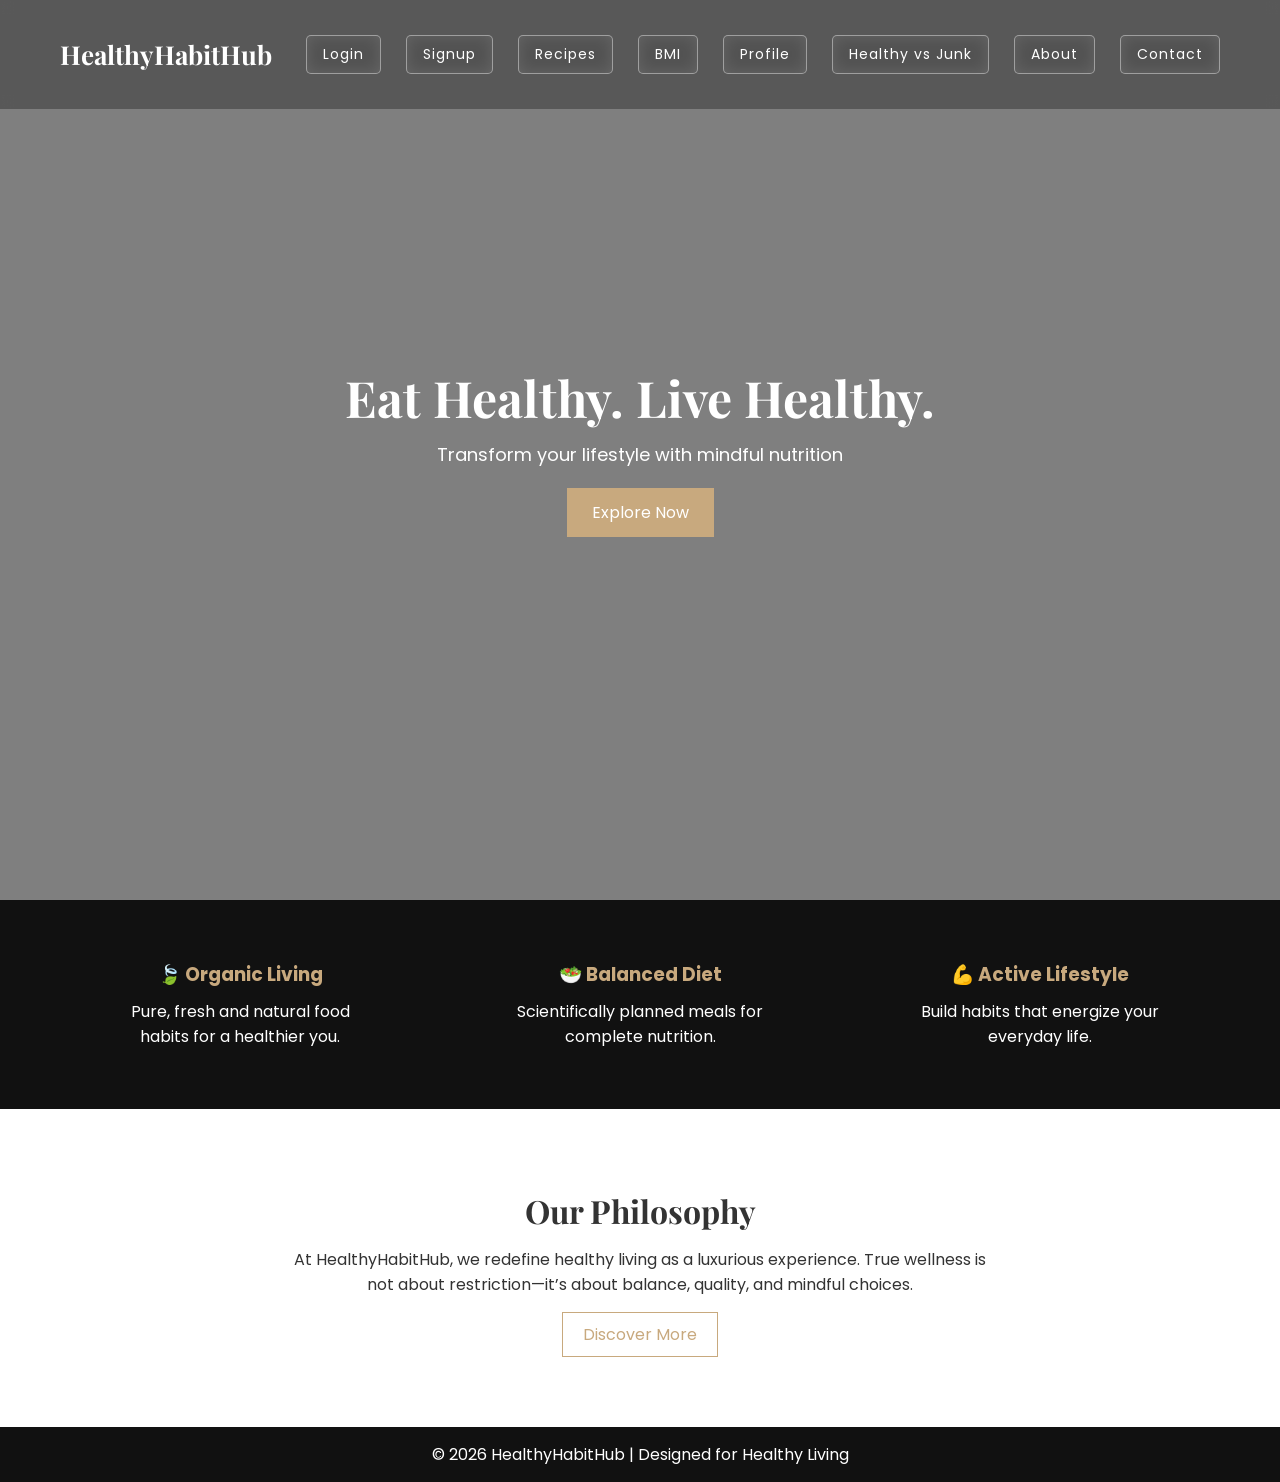
<file: html/index.html>
<!DOCTYPE html>
<html lang="en">
<head>
<meta charset="UTF-8">
<meta name="viewport" content="width=device-width, initial-scale=1.0">
<title>HealthyHabitHub</title>

<link rel="stylesheet" href="../css/style.css">

<!-- Google Font -->
<link href="https://fonts.googleapis.com/css2?family=Playfair+Display:wght@500;700&family=Poppins:wght@300;400&display=swap" rel="stylesheet">
</head>

<body>

<!-- Navbar -->
<header class="navbar">
    <div class="logo">HealthyHabitHub</div>
    <ul>
        
        <li><a href="login.html"class="btn-nav">Login</a></li>
        <li><a href="signup.html"class="btn-nav">Signup</a></li>
        <li><a href="recipe.html"class="btn-nav">Recipes</a></li>
        <li><a href="bmi.html"class="btn-nav">BMI</a></li>
        <li><a href="profile.html" class="btn-nav"> Profile</a></li>
        <li><a href="healthy-junk.html" class="btn-nav">Healthy vs Junk</a></li>
        <li><a href="about.html"class="btn-nav">About</a></li>
        <li><a href="contact.html" class="btn-nav">Contact</a></li>
    </ul>
</header>

<!-- Hero Section -->
<section class="hero">
    <div class="overlay"></div>
    <div class="hero-content">
        <h1>Eat Healthy. Live Healthy.</h1>
        <p>Transform your lifestyle with mindful nutrition</p>
        <a href="recipe.html" class="btn">Explore Now</a>
    </div>
</section>

<!-- Experience Section -->
<section class="experience">
    <div class="box">
        <h3>🍃 Organic Living</h3>
        <p>Pure, fresh and natural food habits for a healthier you.</p>
    </div>
    <div class="box">
        <h3>🥗 Balanced Diet</h3>
        <p>Scientifically planned meals for complete nutrition.</p>
    </div>
    <div class="box">
        <h3>💪 Active Lifestyle</h3>
        <p>Build habits that energize your everyday life.</p>
    </div>
</section>

<!-- Luxury About Section -->
<section class="about">
    <div class="about-text">
        <h2>Our Philosophy</h2>
        <p>
            At HealthyHabitHub, we redefine healthy living as a luxurious experience.
            True wellness is not about restriction—it’s about balance, quality, and mindful choices.
        </p>
        <a href="about.html" class="btn-outline">Discover More</a>
    </div>
</section>

<!-- Footer -->
<footer>
    <p>© 2026 HealthyHabitHub | Designed for Healthy Living</p>
</footer>

</body>
</html>
</file>
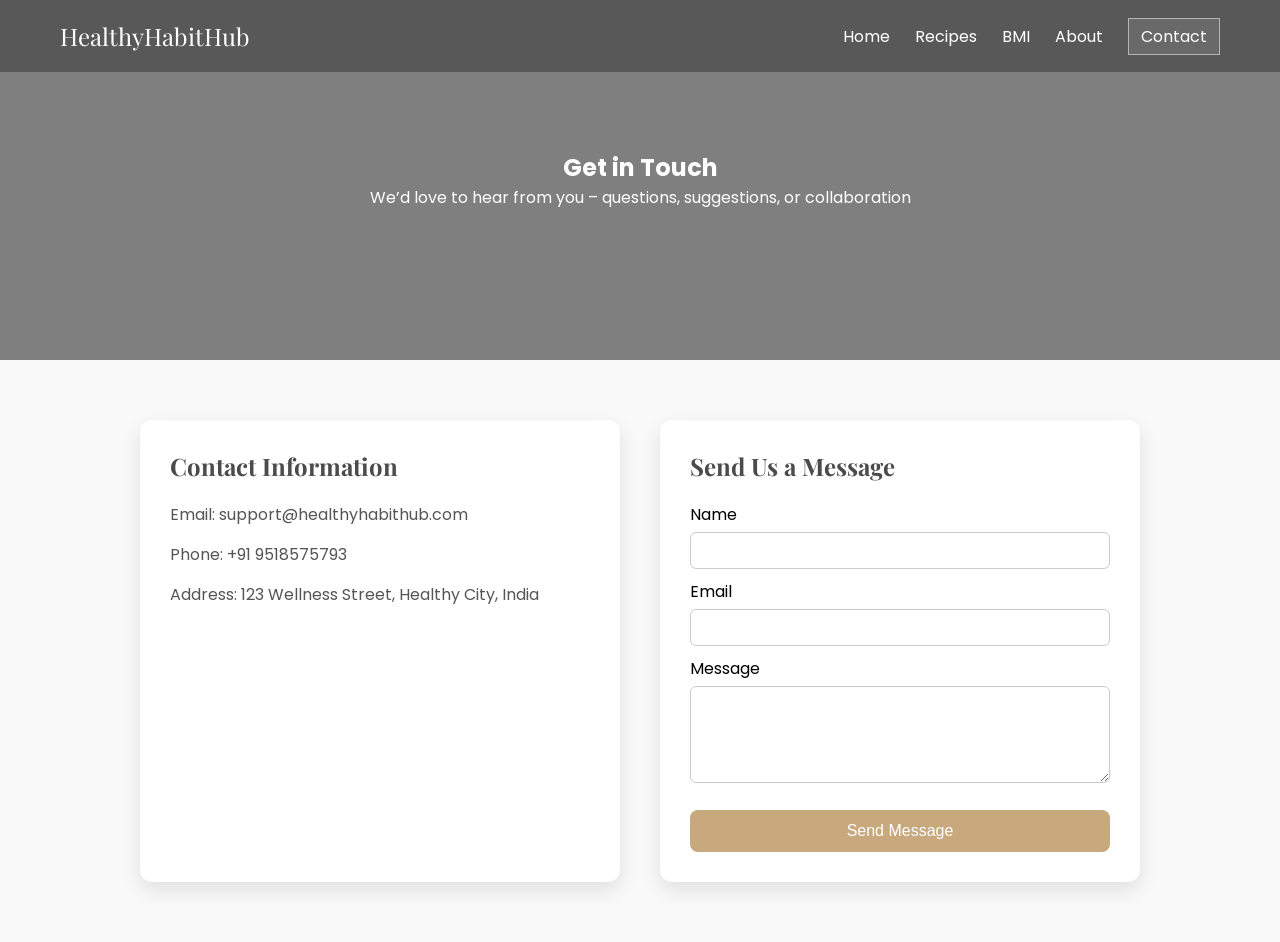
<file: html/contact.html>
<!DOCTYPE html>
<html lang="en">
<head>
<meta charset="UTF-8">
<meta name="viewport" content="width=device-width, initial-scale=1.0">
<title>Contact Us | HealthyHabitHub</title>
<link rel="stylesheet" href="../css/contact.css">

<!-- Google Fonts -->
<link href="https://fonts.googleapis.com/css2?family=Playfair+Display:wght@500;700&family=Poppins:wght@300;400&display=swap" rel="stylesheet">
</head>
<body>

<!-- Navbar -->
<header class="navbar">
    <div class="logo">HealthyHabitHub</div>
    <ul>
        <li><a href="index.html">Home</a></li>
        <li><a href="recipe.html">Recipes</a></li>
        <li><a href="bmi.html">BMI</a></li>
        <li><a href="about.html">About</a></li>
        <li><a href="contact.html" class="active btn-nav">Contact</a></li>
    </ul>
</header>

<!-- Hero Section -->
<section class="hero">
    <div class="overlay"></div>
    <div class="hero-content">
        <h1>Get in Touch</h1>
        <p>We’d love to hear from you – questions, suggestions, or collaboration</p>
    </div>
</section>

<!-- Contact Form Section -->
<section class="contact-section">
    <div class="container">
        <div class="contact-info">
            <h2>Contact Information</h2>
            <p>Email: support@healthyhabithub.com</p>
            <p>Phone: +91 9518575793</p>
            <p>Address: 123 Wellness Street, Healthy City, India</p>
        </div>

        <div class="contact-form">
            <h2>Send Us a Message</h2>
            <form id="contactForm">
                <label for="name">Name</label>
                <input type="text" id="name" required>

                <label for="email">Email</label>
                <input type="email" id="email" required>

                <label for="message">Message</label>
                <textarea id="message" rows="5" required></textarea>

                <button type="submit" class="btn">Send Message</button>
            </form>
            <p id="successMsg" style="color:green; margin-top:10px; display:none;">Message sent successfully!</p>
        </div>
    </div>
</section>

<script src="../js/contact.js"></script>
</body>
</html>
</file>
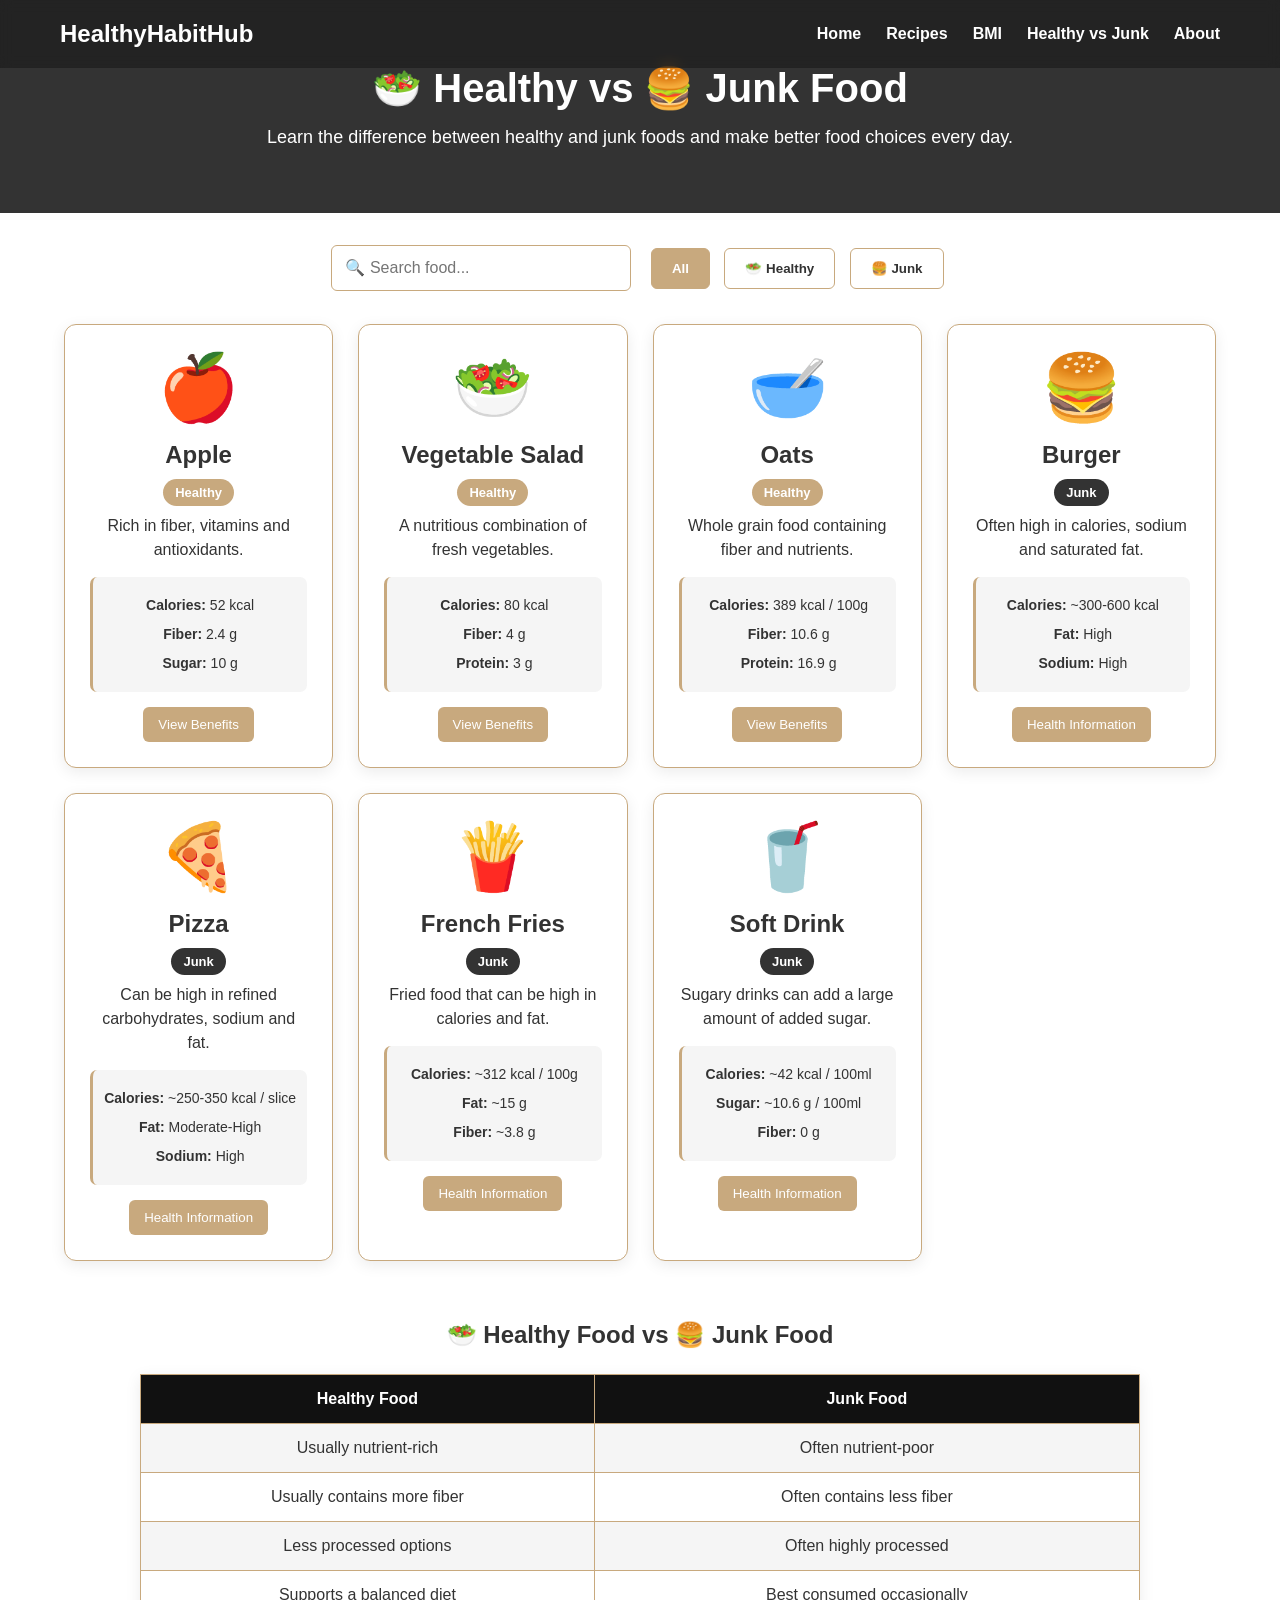
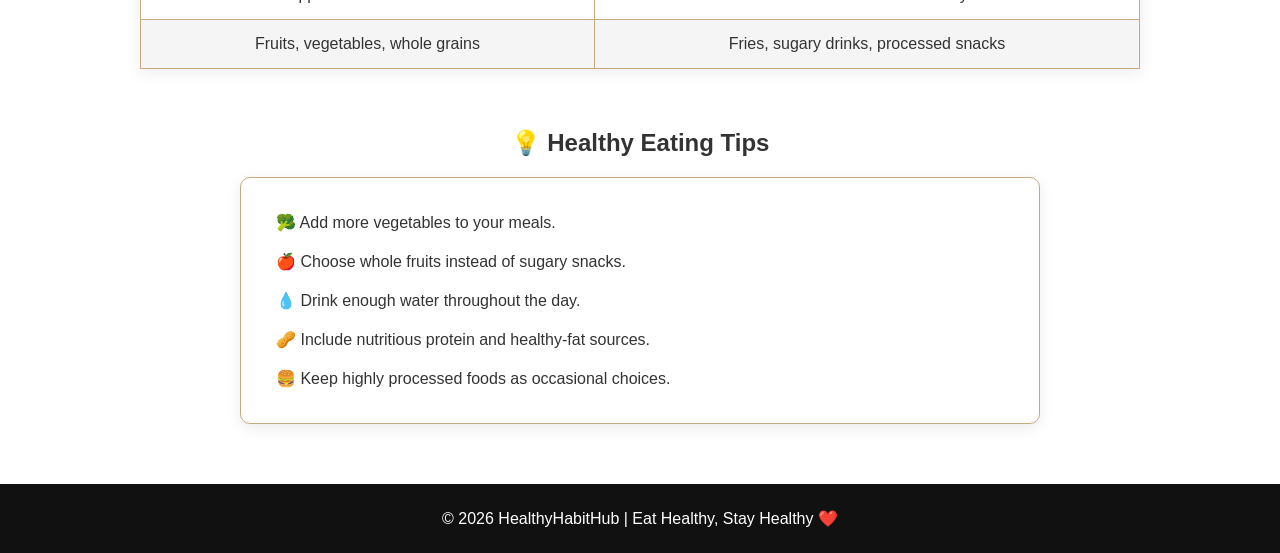
<file: html/healthy-junk.html>
<!DOCTYPE html>
<html lang="en">
<head>
    <meta charset="UTF-8">
    <meta name="viewport" content="width=device-width, initial-scale=1.0">

    <title>Healthy vs Junk Food - HealthyHabitHub</title>

    <link rel="stylesheet" href="../css/healthy-junk.css">
</head>

<body>

    <!-- Navigation Bar -->
    <nav class="navbar">
        <div class="logo">HealthyHabitHub</div>

        <ul class="nav-links">
            <li><a href="index.html">Home</a></li>
            <li><a href="recipe.html"class="btn-nav">Recipes</a></li>
            <li><a href="bmi.html"class="btn-nav">BMI</a></li>
            <li><a href="healthy-junk.html" class="btn-nav">Healthy vs Junk</a></li>
            <li><a href="about.html"class="btn-nav">About</a></li>
          
        </ul>
    </nav>


    <!-- Header -->
    <section class="hero">
        <h1>🥗 Healthy vs 🍔 Junk Food</h1>

        <p>
            Learn the difference between healthy and junk foods
            and make better food choices every day.
        </p>
    </section>


    <!-- Search and Filter -->
    <section class="controls">

        <input
            type="text"
            id="searchInput"
            placeholder="🔍 Search food..."
        >

        <button class="filter-btn active" onclick="filterFood('all')">
            All
        </button>

        <button class="filter-btn" onclick="filterFood('healthy')">
            🥗 Healthy
        </button>

        <button class="filter-btn" onclick="filterFood('junk')">
            🍔 Junk
        </button>

    </section>


    <!-- Food Cards -->
    <section class="food-container" id="foodContainer">

        <!-- Apple -->
        <div class="food-card healthy" data-name="apple">

            <div class="food-icon">🍎</div>

            <h2>Apple</h2>

            <span class="badge healthy-badge">
                Healthy
            </span>

            <p>
                Rich in fiber, vitamins and antioxidants.
            </p>

            <div class="nutrition">
                <p><strong>Calories:</strong> 52 kcal</p>
                <p><strong>Fiber:</strong> 2.4 g</p>
                <p><strong>Sugar:</strong> 10 g</p>
            </div>

            <button onclick="showInfo('Apple', 'A nutritious fruit rich in fiber and antioxidants.')">
                View Benefits
            </button>

        </div>


        <!-- Salad -->
        <div class="food-card healthy" data-name="salad">

            <div class="food-icon">🥗</div>

            <h2>Vegetable Salad</h2>

            <span class="badge healthy-badge">
                Healthy
            </span>

            <p>
                A nutritious combination of fresh vegetables.
            </p>

            <div class="nutrition">
                <p><strong>Calories:</strong> 80 kcal</p>
                <p><strong>Fiber:</strong> 4 g</p>
                <p><strong>Protein:</strong> 3 g</p>
            </div>

            <button onclick="showInfo('Vegetable Salad', 'Provides vitamins, minerals and dietary fiber.')">
                View Benefits
            </button>

        </div>


        <!-- Oats -->
        <div class="food-card healthy" data-name="oats">

            <div class="food-icon">🥣</div>

            <h2>Oats</h2>

            <span class="badge healthy-badge">
                Healthy
            </span>

            <p>
                Whole grain food containing fiber and nutrients.
            </p>

            <div class="nutrition">
                <p><strong>Calories:</strong> 389 kcal / 100g</p>
                <p><strong>Fiber:</strong> 10.6 g</p>
                <p><strong>Protein:</strong> 16.9 g</p>
            </div>

            <button onclick="showInfo('Oats', 'Oats are a good source of fiber and can help keep you full.')">
                View Benefits
            </button>

        </div>


        <!-- Burger -->
        <div class="food-card junk" data-name="burger">

            <div class="food-icon">🍔</div>

            <h2>Burger</h2>

            <span class="badge junk-badge">
                Junk
            </span>

            <p>
                Often high in calories, sodium and saturated fat.
            </p>

            <div class="nutrition">
                <p><strong>Calories:</strong> ~300-600 kcal</p>
                <p><strong>Fat:</strong> High</p>
                <p><strong>Sodium:</strong> High</p>
            </div>

            <button onclick="showInfo('Burger', 'Frequent consumption of highly processed burgers can increase calorie and sodium intake.')">
                Health Information
            </button>

        </div>


        <!-- Pizza -->
        <div class="food-card junk" data-name="pizza">

            <div class="food-icon">🍕</div>

            <h2>Pizza</h2>

            <span class="badge junk-badge">
                Junk
            </span>

            <p>
                Can be high in refined carbohydrates, sodium and fat.
            </p>

            <div class="nutrition">
                <p><strong>Calories:</strong> ~250-350 kcal / slice</p>
                <p><strong>Fat:</strong> Moderate-High</p>
                <p><strong>Sodium:</strong> High</p>
            </div>

            <button onclick="showInfo('Pizza', 'Choose vegetable toppings and moderate portions when eating pizza.')">
                Health Information
            </button>

        </div>


        <!-- French Fries -->
        <div class="food-card junk" data-name="fries">

            <div class="food-icon">🍟</div>

            <h2>French Fries</h2>

            <span class="badge junk-badge">
                Junk
            </span>

            <p>
                Fried food that can be high in calories and fat.
            </p>

            <div class="nutrition">
                <p><strong>Calories:</strong> ~312 kcal / 100g</p>
                <p><strong>Fat:</strong> ~15 g</p>
                <p><strong>Fiber:</strong> ~3.8 g</p>
            </div>

            <button onclick="showInfo('French Fries', 'Limit frequent consumption of deep-fried foods and choose baked alternatives.')">
                Health Information
            </button>

        </div>


        <!-- Soft Drink -->
        <div class="food-card junk" data-name="soft drink">

            <div class="food-icon">🥤</div>

            <h2>Soft Drink</h2>

            <span class="badge junk-badge">
                Junk
            </span>

            <p>
                Sugary drinks can add a large amount of added sugar.
            </p>

            <div class="nutrition">
                <p><strong>Calories:</strong> ~42 kcal / 100ml</p>
                <p><strong>Sugar:</strong> ~10.6 g / 100ml</p>
                <p><strong>Fiber:</strong> 0 g</p>
            </div>

            <button onclick="showInfo('Soft Drink', 'Water and unsweetened beverages are better everyday choices than sugary drinks.')">
                Health Information
            </button>

        </div>

    </section>


    <!-- Comparison -->
    <section class="comparison">

        <h2>🥗 Healthy Food vs 🍔 Junk Food</h2>

        <table>

            <tr>
                <th>Healthy Food</th>
                <th>Junk Food</th>
            </tr>

            <tr>
                <td>Usually nutrient-rich</td>
                <td>Often nutrient-poor</td>
            </tr>

            <tr>
                <td>Usually contains more fiber</td>
                <td>Often contains less fiber</td>
            </tr>

            <tr>
                <td>Less processed options</td>
                <td>Often highly processed</td>
            </tr>

            <tr>
                <td>Supports a balanced diet</td>
                <td>Best consumed occasionally</td>
            </tr>

            <tr>
                <td>Fruits, vegetables, whole grains</td>
                <td>Fries, sugary drinks, processed snacks</td>
            </tr>

        </table>

    </section>


    <!-- Health Tips -->
    <section class="tips">

        <h2>💡 Healthy Eating Tips</h2>

        <div class="tip-box">

            <p>🥦 Add more vegetables to your meals.</p>

            <p>🍎 Choose whole fruits instead of sugary snacks.</p>

            <p>💧 Drink enough water throughout the day.</p>

            <p>🥜 Include nutritious protein and healthy-fat sources.</p>

            <p>🍔 Keep highly processed foods as occasional choices.</p>

        </div>

    </section>


    <!-- Popup -->
    <div id="infoModal" class="modal">

        <div class="modal-content">

            <span class="close" onclick="closeModal()">
                &times;
            </span>

            <h2 id="modalTitle"></h2>

            <p id="modalText"></p>

        </div>

    </div>


    <footer>

        <p>
            © 2026 HealthyHabitHub | Eat Healthy, Stay Healthy ❤️
        </p>

    </footer>


    <script src="../js/healthy-junk.js"></script>

</body>
</html>
</file>
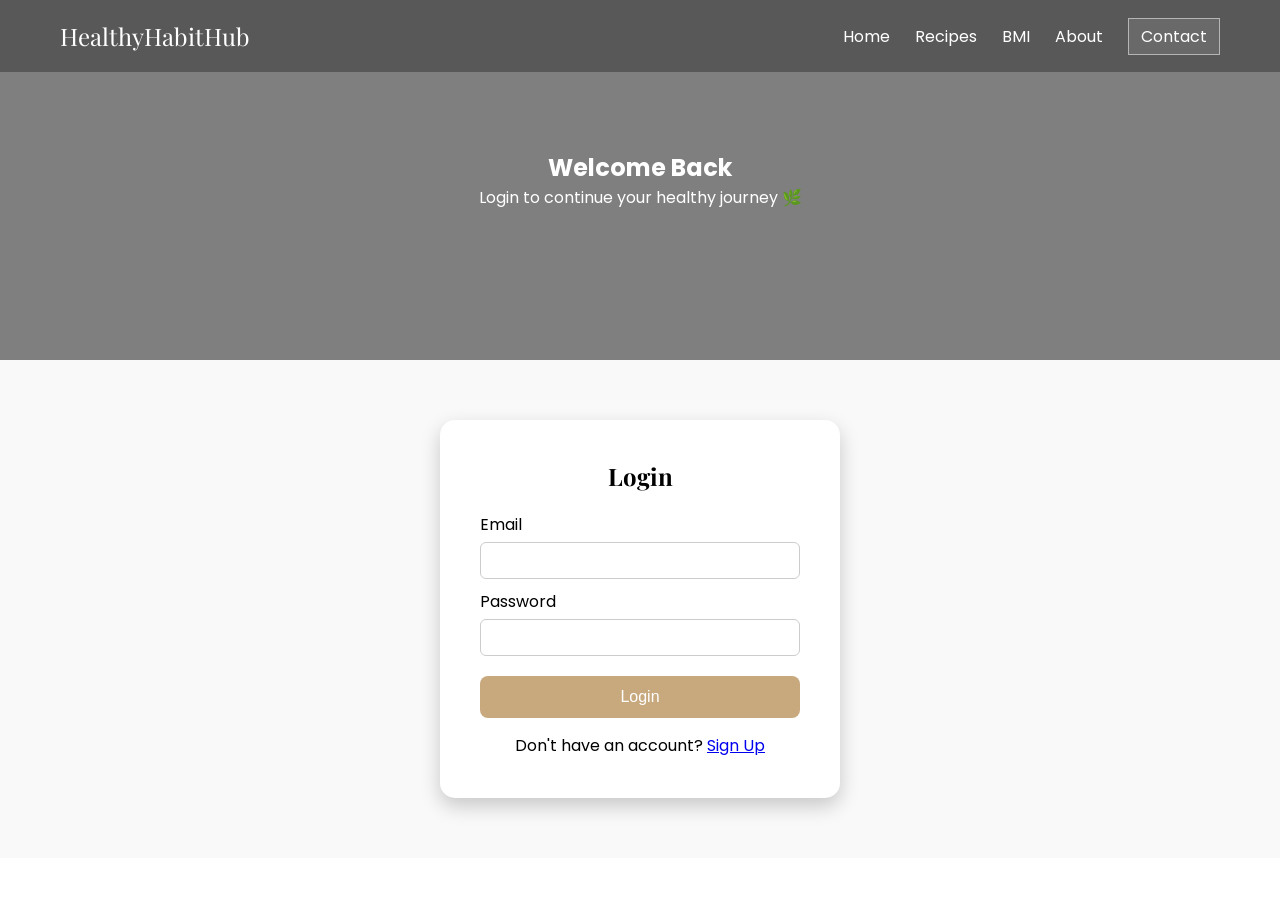
<file: html/login.html>
<!DOCTYPE html>
<html lang="en">
<head>
<meta charset="UTF-8">
<meta name="viewport" content="width=device-width, initial-scale=1.0">
<title>Login | HealthyHabitHub</title>
<link rel="stylesheet" href="../css/login.css">

<!-- Google Fonts -->
<link href="https://fonts.googleapis.com/css2?family=Playfair+Display:wght@500;700&family=Poppins:wght@300;400&display=swap" rel="stylesheet">
</head>
<body>

<!-- Navbar -->
<header class="navbar">
    <div class="logo">HealthyHabitHub</div>
    <ul>
        <li><a href="index.html">Home</a></li>
        <li><a href="recipe.html">Recipes</a></li>
        <li><a href="bmi.html">BMI</a></li>
        <li><a href="about.html">About</a></li>
        <li><a href="contact.html" class="btn-nav">Contact</a></li>
    </ul>
</header>

<!-- Hero Section -->
<section class="hero">
    <div class="overlay"></div>
    <div class="hero-content">
        <h1>Welcome Back</h1>
        <p>Login to continue your healthy journey 🌿</p>
    </div>
</section>

<!-- Login Form Section -->
<section class="login-section">
    <div class="login-container">
        <h2>Login</h2>
        <form id="loginForm">
            <label for="email">Email</label>
            <input type="email" id="email" required>

            <label for="password">Password</label>
            <input type="password" id="password" required>

            <button type="submit" class="btn">Login</button>
        </form>
        <p>Don't have an account? <a href="signup.html">Sign Up</a></p>
       <p id="loginMsg" style="display:none; margin-top:10px;"></p>
    </div>
</section>

<script src="../js/login.js"></script>
</body>
</html>
</file>
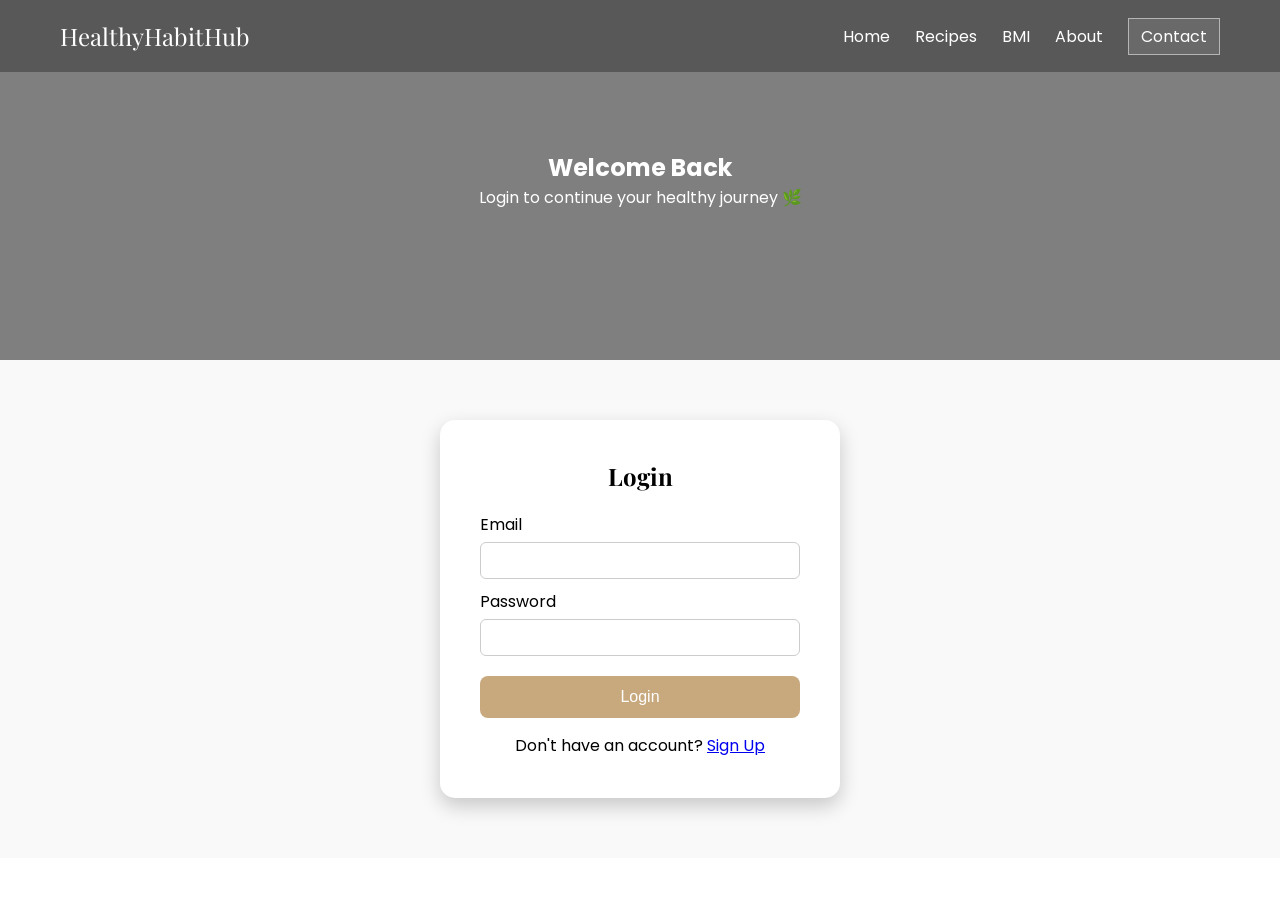
<file: html/profile.html>
<!DOCTYPE html>
<html lang="en">

<head>
    <meta charset="UTF-8">
    <meta name="viewport" content="width=device-width, initial-scale=1.0">

    <title>Profile | HealthyHabitHub</title>

    <link rel="stylesheet" href="../css/profile.css">

    <!-- Google Fonts -->
    <link href="https://fonts.googleapis.com/css2?family=Playfair+Display:wght@500;700&family=Poppins:wght@300;400;500&display=swap" rel="stylesheet">
</head>

<body>

    <!-- Navbar -->
    <header class="navbar">

        <div class="logo">HealthyHabitHub</div>

        <ul>
            <li><a href="index.html" class="btn-nav">Home</a></li>
            <li><a href="recipe.html" class="btn-nav">Recipes</a></li>
            <li><a href="bmi.html" class="btn-nav">BMI</a></li>
            <li><a href="profile.html" class="btn-nav">👤 Profile</a></li>
            <li><a href="healthy-junk.html" class="btn-nav">Healthy vs Junk</a></li>
            <li><a href="about.html" class="btn-nav">About</a></li>
            <li><a href="contact.html" class="btn-nav">Contact</a></li>
        </ul>

    </header>


    <!-- Profile Section -->
    <section class="profile-section">

        <div class="profile-container">

            <div class="profile-icon">
                👤
            </div>

            <h1>My Profile</h1>

            <p class="welcome-text">
                Welcome to your HealthyHabitHub profile 🌿
            </p>


            <!-- Profile Details -->
            <div class="profile-details">

                <div class="detail">
                    <span>Name</span>
                    <strong id="profileName">Loading...</strong>
                </div>

                <div class="detail">
                    <span>Email</span>
                    <strong id="profileEmail">Loading...</strong>
                </div>

                <div class="detail">
                    <span>Age</span>
                    <strong id="profileAge">Loading...</strong>
                </div>

                <div class="detail">
                    <span>Gender</span>
                    <strong id="profileGender">Loading...</strong>
                </div>

            </div>


            <!-- Edit Button -->
            <button id="editBtn" class="edit-btn">
                ✏️ Edit Profile
            </button>


            <!-- Edit Form -->
            <div id="editForm" class="edit-form">

                <h2>Edit Profile</h2>

                <label for="editName">Name</label>
                <input type="text" id="editName">

                <label for="editEmail">Email</label>
                <input type="email" id="editEmail">


                <label for="editAge">Age</label>
                <input type="number" id="editAge" min="1">


                <label for="editGender">Gender</label>

                <select id="editGender">
                    <option value="">Select Gender</option>
                    <option value="Male">Male</option>
                    <option value="Female">Female</option>
                    <option value="Other">Other</option>
                </select>


                <button id="saveBtn" class="save-btn">
                    Save Changes
                </button>


                <button id="cancelBtn" class="cancel-btn">
                    Cancel
                </button>


                <p id="profileMsg"></p>
               

            </div>

             <!-- Change Password Button -->
            <button id="changePasswordBtn" class="change-password-btn">
                  🔐 Change Password
            </button>


             <!-- Change Password Form -->
          <div id="passwordForm" class="password-form">

               <h2>Change Password</h2>

               <label for="currentPassword">Current Password</label>
               <input
                 type="password"
                 id="currentPassword"
                 placeholder="Enter current password"
                >

                <label for="newPassword">New Password</label>
                  <input
                    type="password"
                    id="newPassword"
                    placeholder="Enter new password"
                  >

                <label for="confirmPassword">Confirm New Password</label>
                  <input
                     type="password"
                     id="confirmPassword"
                     placeholder="Confirm new password"
                   >

                <button id="passwordSaveBtn" class="save-btn">
                   Change Password
                </button>

                <button id="passwordCancelBtn" class="cancel-btn">
                   Cancel
                </button>

                <p id="passwordMsg"></p>
          </div>
            

            <!-- Logout -->
            <button id="logoutBtn" class="logout-btn">
                Logout
            </button>

        </div>

    </section>


    <script src="../js/profile.js"></script>

</body>

</html>
</file>
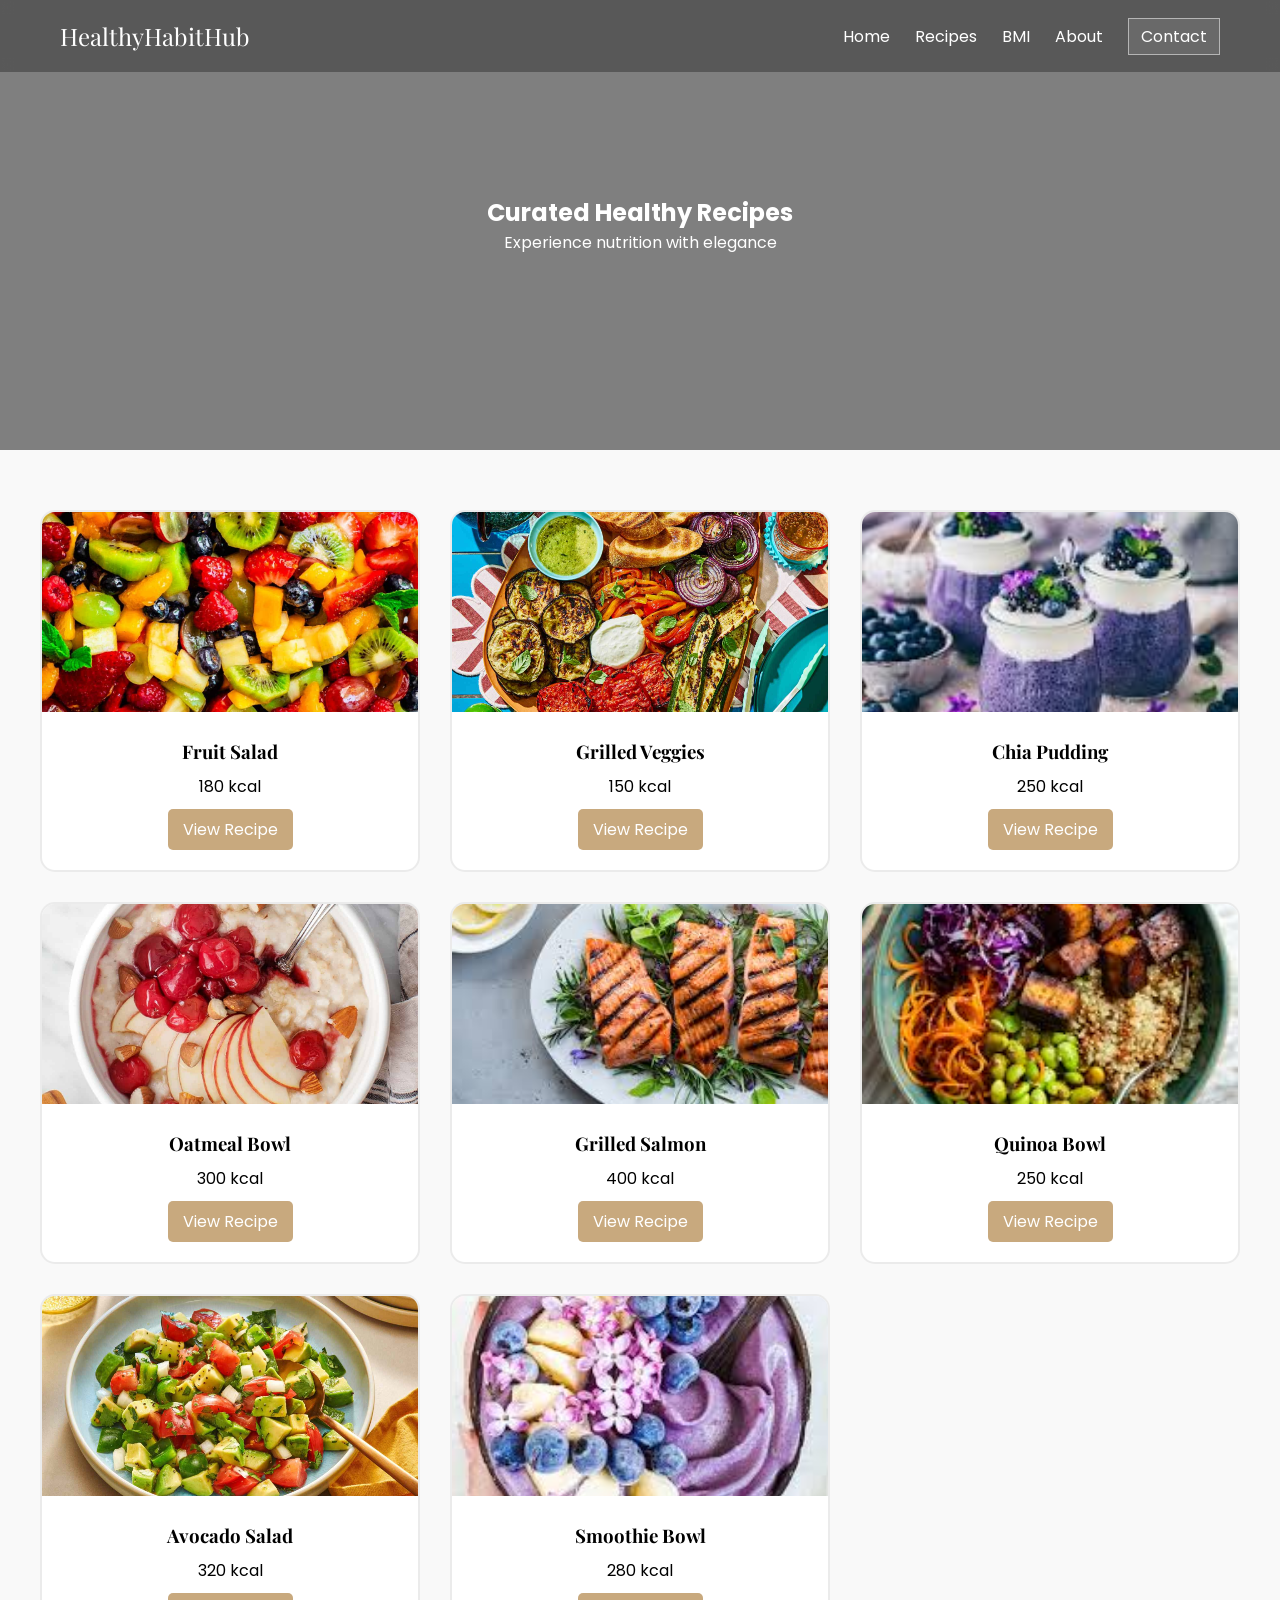
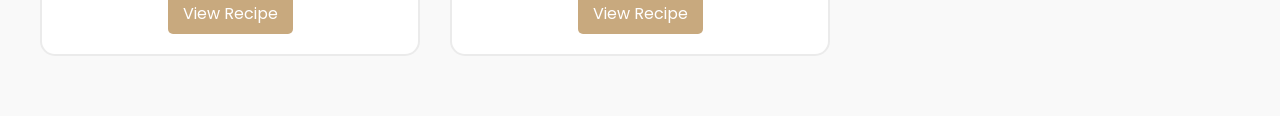
<file: html/recipe.html>
<!DOCTYPE html>
<html lang="en">
<head>
<meta charset="UTF-8">
<meta name="viewport" content="width=device-width, initial-scale=1.0">
<title>Healthy Recipes | HealthyHabitHub</title>

<link rel="stylesheet" href="../css/recipe.css">

<!-- Google Fonts -->
<link href="https://fonts.googleapis.com/css2?family=Playfair+Display:wght@500;700&family=Poppins:wght@300;400&display=swap" rel="stylesheet">

</head>
<body>

<!-- Navbar -->
<header class="navbar">
    <div class="logo">HealthyHabitHub</div>
    <ul>
        <li><a href="index.html">Home</a></li>
        <li><a href="recipe.html" class="active">Recipes</a></li>
        <li><a href="bmi.html">BMI</a></li>
        <li><a href="about.html">About</a></li>
        <li><a href="contact.html" class="btn-nav">Contact</a></li>
    </ul>
</header>

<!-- Hero -->
<section class="hero">
    <div class="overlay"></div>
    <div class="hero-content">
        <h1>Curated Healthy Recipes</h1>
        <p>Experience nutrition with elegance</p>
    </div>
</section>

<!-- Recipes Grid -->
<section class="recipes">

    <!-- Card 1 -->
     <div class="card">
        <img src="../image/fruit_salad.jpg" alt="Fruit Salad">
        <div class="card-content">
            <h3> Fruit Salad</h3>
            <p class="calories">180 kcal</p>
            <a class="btn" onclick="openModal(1)">View Recipe</a>
        </div>
    </div>


    <!-- Card 2 -->
    <div class="card">
        <img src="../image/grilled_vegetable.jpg" alt="Grilled Veggies">
        <div class="card-content">
            <h3> Grilled Veggies</h3>
            <p class="calories">150 kcal</p>
            <a class="btn" onclick="openModal(2)">View Recipe</a>
        </div>
    </div>

    <!-- Card 3 -->
    <div class="card">
        <img src="../image/chiapudding.jpg" alt="Chia Pudding">
        <div class="card-content">
            <h3> Chia Pudding</h3>
            <p class="calories">250 kcal</p>
            <a class="btn" onclick="openModal(3)">View Recipe</a>
        </div>
    </div>

    <!-- Card 4 -->
    <div class="card">
        <img src="../image/oatmeal.jpg" alt="Oatmeal Bowl">
        <div class="card-content">
            <h3> Oatmeal Bowl</h3>
            <p class="calories">300 kcal</p>
            <a class="btn" onclick="openModal(4)">View Recipe</a>
        </div>
    </div>

    <!-- Card 5 -->
    <div class="card">
        <img src="../image/grilledsalmon.jpg" alt="Grilled Salmon">
        <div class="card-content">
            <h3> Grilled Salmon</h3>
            <p class="calories">400 kcal</p>
            <a class="btn" onclick="openModal(5)">View Recipe</a>
        </div>
    </div>

    <!-- Card 6 -->
    <div class="card">
        <img src="../image/quinoabowl.jpg" alt="Quinoa Bowl">
        <div class="card-content">
            <h3> Quinoa Bowl</h3>
            <p class="calories">250 kcal</p>
            <a class="btn" onclick="openModal(6)">View Recipe</a>
        </div>
    </div>

    <!-- Card 7 -->
    <div class="card">
        <img src="../image/avocado salad.jpg" alt="Avocado Salad">
        <div class="card-content">
            <h3> Avocado Salad</h3>
            <p class="calories">320 kcal</p>
            <a class="btn" onclick="openModal(7)">View Recipe</a>
        </div>
    </div>

    <!-- Card 8 -->
    <div class="card">
        <img src="../image/smoothie bowl.jpg" alt="Smoothie Bowl">
        <div class="card-content">
            <h3> Smoothie Bowl</h3>
            <p class="calories">280 kcal</p>
            <a class="btn" onclick="openModal(8)">View Recipe</a>
        </div>
    </div>

</section>

<!-- Modal -->
<div id="modal" class="modal">
    <div class="modal-content">
        <span class="close" onclick="closeModal()">&times;</span>
        <h2 id="modal-title"></h2>
        <h4>Ingredients:</h4>
        <ul id="modal-ingredients"></ul>
        <h4>Recipe:</h4>
        <p id="modal-recipe"></p>
    </div>
</div>

<script src="../js/recipe.js"></script>
</body>
</html>
</file>
<file: css/style.css>
/* Reset */
* {
    margin: 0;
    padding: 0;
    box-sizing: border-box;
}

body {
    font-family: 'Poppins', sans-serif;
    color: #333;
}

/* Navbar */
.navbar {
    position: absolute;
    width: 100%;
    padding: 35px 60px;
    display: flex;
    justify-content: space-between;
    align-items: center;
    color: white;
    z-index: 10;
}

.logo {
    font-family: 'Playfair Display', serif;
    font-size: 26px;
    font-weight: bold;
}

.navbar ul {
    list-style: none;
    display: flex;
    gap: 25px;
}

.navbar ul li a {
    text-decoration: none;
    color: white;
    font-size: 14px;
    letter-spacing: 1px;
}

.btn-nav {
    border: 1px solid white;
    padding: 6px 12px;
}

/* Hero */
.hero {
    height: 100vh;
    background: url('https://images.unsplash.com/photo-1504674900247-0877df9cc836') no-repeat center/cover;
    position: relative;
}

.overlay {
    position: absolute;
    width: 100%;
    height: 100%;
    background: rgba(0,0,0,0.5);
}

.hero-content {
    position: relative;
    z-index: 2;
    height: 100%;
    display: flex;
    flex-direction: column;
    justify-content: center;
    align-items: center;
    color: white;
}

.hero-content h1 {
    font-family: 'Playfair Display', serif;
    font-size: 50px;
    margin-bottom: 10px;
}

.hero-content p {
    margin-bottom: 20px;
    font-size: 18px;
}

/* Buttons */
.btn {
    padding: 12px 25px;
    background: #c8a97e;
    color: white;
    text-decoration: none;
}

.btn:hover {
    background: #a8895f;
}

.btn-outline {
    border: 1px solid #c8a97e;
    padding: 10px 20px;
    color: #c8a97e;
    text-decoration: none;
    margin-top: 50px;

}

.btn-outline:hover {
    background: #c8a97e;
    color: white;
}

/* Experience Section */
.experience {
    display: flex;
    justify-content: space-around;
    padding: 60px 40px;
    background: #111;
    color: white;
    text-align: center;
}

.box {
    max-width: 250px;
}

.box h3 {
    margin-bottom: 10px;
    color: #c8a97e;
}

/* About Section */
.about {
    padding: 80px 20px;
    text-align: center;
}

.about-text {
    max-width: 700px;
    margin: auto;
    
}



.about h2 {
    font-family: 'Playfair Display', serif;
    font-size: 32px;
    margin-bottom: 15px;
}

/* Footer */
footer {
    background: #111;
    color: white;
    text-align: center;
    padding: 15px;
}

/* Responsive */
@media (max-width: 768px) {
    .experience {
        flex-direction: column;
        gap: 20px;
    }

    .hero-content h1 {
        font-size: 32px;
    }

    .navbar {
        flex-direction: column;
        gap: 10px;
    }
}

.about-text p {
    margin-bottom: 25px;
}

.navbar ul li {
    display: flex;
    align-items: center;
}

.btn-nav {
    background: #c8a97e;
    padding: 8px 16px;
    color: white;
    text-decoration: none;
    border: none;
}

.btn-nav:hover {
    background: #a8895f;
}

.navbar {
    background: rgba(0,0,0,0.3);
    backdrop-filter: blur(6px);
    -webkit-backdrop-filter: blur(6px);
}

.btn-nav {
    border: 1px solid rgba(255,255,255,0.4);
    padding: 8px 16px;
    color: white;
    background: rgba(255, 255, 255, 0.1); /* REQUIRED */
    
    backdrop-filter: blur(8px);
    -webkit-backdrop-filter: blur(8px); /* IMPORTANT for Chrome/Safari */

    border-radius: 5px;
    transition: 0.3s;
}

.btn-nav:hover {
    background: rgba(255,255,255,0.25);
}
</file>
<file: css/contact.css>
/* Reset */
* {
    margin: 0;
    padding: 0;
    box-sizing: border-box;
}

body {
    font-family: 'Poppins', sans-serif;
}

/* Navbar */
.navbar {
    position: absolute;
    width: 100%;
    padding: 20px 60px;
    display: flex;
    justify-content: space-between;
    align-items: center;
    color: white;
    z-index: 10;
    background: rgba(0,0,0,0.3);
    backdrop-filter: blur(6px);
}

.logo {
    font-family: 'Playfair Display', serif;
    font-size: 24px;
}

.navbar ul {
    list-style: none;
    display: flex;
    gap: 25px;
}

.navbar a {
    text-decoration: none;
    color: white;
}

.btn-nav {
    border: 1px solid rgba(255,255,255,0.5);
    padding: 6px 12px;
    background: rgba(255,255,255,0.1);
    backdrop-filter: blur(8px);
}

/* Hero Section */
.hero {
    height: 40vh;
    background: url('https://images.unsplash.com/photo-1598970434795-0c54fe7c0642?auto=format&fit=crop&w=1350&q=80') no-repeat center/cover;
    position: relative;
}

.overlay {
    position: absolute;
    width: 100%;
    height: 100%;
    background: rgba(0,0,0,0.5);
}

.hero-content {
    position: relative;
    color: white;
    height: 100%;
    display: flex;
    flex-direction: column;
    justify-content: center;
    align-items: center;
    text-align: center;
}

/* Contact Section */
.contact-section {
    padding: 60px 20px;
    background: #f9f9f9;
}

.container {
    display: flex;
    flex-wrap: wrap;
    max-width: 1000px;
    margin: auto;
    gap: 40px;
}

.contact-info, .contact-form {
    flex: 1;
    min-width: 300px;
    background: white;
    padding: 30px;
    border-radius: 12px;
    box-shadow: 0 8px 20px rgba(0,0,0,0.1);
}

.contact-info h2, .contact-form h2 {
    font-family: 'Playfair Display', serif;
    margin-bottom: 20px;
    color: #4b4b4b;
}

.contact-info p {
    margin-bottom: 15px;
    color: #555;
}

.contact-form label {
    display: block;
    margin: 10px 0 5px;
}

.contact-form input, 
.contact-form textarea {
    width: 100%;
    padding: 10px;
    border-radius: 6px;
    border: 1px solid #ccc;
}

.contact-form button.btn {
    width: 100%;
    margin-top: 20px;
    padding: 12px;
    background: #c8a97e;
    color: white;
    border: none;
    border-radius: 8px;
    cursor: pointer;
    font-size: 16px;
}

.contact-form button.btn:hover {
    background: #a8895f;
}
</file>
<file: css/healthy-junk.css>
/*

* {
    margin: 0;
    padding: 0;
    box-sizing: border-box;
    font-family: Arial, sans-serif;
}

body {
    background: #faf7f2;
    color: #3e2c23;
}


/* =========================
   Navigation
========================= */
/*
.navbar {
    background: #3e2c23;
    color: white;

    padding: 18px 8%;

    display: flex;
    justify-content: space-between;
    align-items: center;
    
}

.logo {
    font-size: 24px;
    font-weight: bold;
    color: #f5e9d8;
    
}

.nav-links {
    display: flex;
    list-style: none;
    gap: 25px;
}

.nav-links a {
    color: #f5e9d8;
    text-decoration: none;
    font-weight: bold;
}

.nav-links a:hover {
    color: #d1ad7a;
}


/* =========================
   Hero
========================= */
/*
.hero {
    text-align: center;

    padding: 65px 20px;

    background: #e8dccb;
}

.hero h1 {
    font-size: 40px;

    color: #3e2c23;

    margin-bottom: 15px;
}

.hero p {
    font-size: 18px;

    color: #6b4f3a;
}


/* =========================
   Controls
========================= */
/*
.controls {
    text-align: center;

    padding: 30px 20px;
}

#searchInput {
    width: 300px;

    padding: 13px;

    border: 1px solid #b08d57;

    border-radius: 6px;

    font-size: 16px;

    margin-right: 10px;

    background: white;

    color: #3e2c23;

    outline: none;
}

#searchInput:focus {
    border-color: #6b4f3a;
}


/* Filter Buttons */
/*
.filter-btn {
    padding: 12px 20px;

    margin: 5px;

    border: 1px solid #b08d57;

    border-radius: 6px;

    background: #f5eee5;

    color: #6b4f3a;

    cursor: pointer;

    font-weight: bold;

    transition: 0.3s;
}

.filter-btn:hover,
.filter-btn.active {
    background: #6b4f3a;

    color: white;

    border-color: #6b4f3a;
}


/* =========================
   Food Cards
========================= */
/*
.food-container {
    width: 90%;

    max-width: 1200px;

    margin: auto;

    display: grid;

    grid-template-columns: repeat(4, 1fr);

    gap: 25px;
}

.food-card {
    background: #fffdf9;

    padding: 25px;

    border-radius: 12px;

    text-align: center;

    border: 1px solid #e2d5c4;

    box-shadow: 0 4px 15px rgba(62, 44, 35, 0.08);

    transition: 0.3s;
}

.food-card:hover {
    transform: translateY(-7px);

    box-shadow: 0 10px 25px rgba(62, 44, 35, 0.15);
}

.food-icon {
    font-size: 65px;

    margin-bottom: 15px;
}

.food-card h2 {
    color: #3e2c23;

    margin-bottom: 10px;
}

.food-card p {
    margin: 8px 0;

    line-height: 1.5;

    color: #6b5a4d;
}


/* =========================
   Badges
========================= */
/*
.badge {
    display: inline-block;

    padding: 6px 12px;

    border-radius: 20px;

    font-size: 13px;

    font-weight: bold;
}

.healthy-badge {
    background: #e4eadb;

    color: #536044;
}

.junk-badge {
    background: #eadbd2;

    color: #865b45;
}


/* =========================
   Nutrition
========================= */
/*
.nutrition {
    background: #f5eee5;

    padding: 10px;

    margin: 15px 0;

    border-radius: 7px;

    border-left: 3px solid #b08d57;
}

.nutrition p {
    font-size: 14px;

    color: #6b4f3a;
}


/* =========================
   Card Button
========================= */
/*
.food-card button {
    border: none;

    background: #6b4f3a;

    color: white;

    padding: 10px 15px;

    border-radius: 6px;

    cursor: pointer;

    transition: 0.3s;
}

.food-card button:hover {
    background: #3e2c23;
}


/* =========================
   Comparison
========================= */
/*
.comparison {
    width: 90%;

    max-width: 1000px;

    margin: 60px auto;

    text-align: center;
}

.comparison h2 {
    color: #3e2c23;

    margin-bottom: 25px;
}

table {
    width: 100%;

    border-collapse: collapse;

    background: #fffdf9;

    box-shadow: 0 4px 15px rgba(62, 44, 35, 0.08);
}

th,
td {
    border: 1px solid #e0d4c5;

    padding: 15px;
}

th {
    background: #6b4f3a;

    color: #fff;

    font-weight: bold;
}

td {
    color: #5c4a3e;
}

tr:nth-child(even) {
    background: #f8f2ea;
}


/* =========================
   Tips
========================= */
/*
.tips {
    width: 90%;

    max-width: 800px;

    margin: 50px auto;

    text-align: center;
}

.tips h2 {
    color: #3e2c23;

    margin-bottom: 20px;
}

.tip-box {
    background: #fffdf9;

    padding: 25px;

    border-radius: 10px;

    border: 1px solid #e2d5c4;

    box-shadow: 0 4px 15px rgba(62, 44, 35, 0.08);
}

.tip-box p {
    padding: 10px;

    text-align: left;

    color: #6b5a4d;
}


/* =========================
   Modal
========================= */
/*
.modal {
    display: none;

    position: fixed;

    z-index: 1000;

    left: 0;

    top: 0;

    width: 100%;

    height: 100%;

    background: rgba(62, 44, 35, 0.65);
}

.modal-content {
    background: #fffdf9;

    width: 90%;

    max-width: 500px;

    margin: 15% auto;

    padding: 30px;

    border-radius: 10px;

    border-top: 4px solid #b08d57;

    text-align: center;
}

.close {
    float: right;

    font-size: 30px;

    cursor: pointer;

    color: #6b4f3a;
}

.close:hover {
    color: #b08d57;
}

#modalTitle {
    color: #3e2c23;

    margin-bottom: 15px;
}


/* =========================
   Footer
========================= */
/*
footer {
    margin-top: 60px;

    padding: 25px;

    text-align: center;

    background: #3e2c23;

    color: #f5e9d8;
}


/* =========================
   Responsive
========================= */
/*
@media (max-width: 1000px) {

    .food-container {
        grid-template-columns: repeat(2, 1fr);
    }

}


@media (max-width: 600px) {

    .navbar {
        flex-direction: column;

        gap: 15px;
    }

    .nav-links {
        gap: 10px;

        flex-wrap: wrap;

        justify-content: center;
    }

    .hero h1 {
        font-size: 30px;
    }

    #searchInput {
        width: 90%;

        margin-bottom: 10px;
    }

    .food-container {
        grid-template-columns: 1fr;
    }

    table {
        font-size: 13px;
    }

}
*/



* {
    margin: 0;
    padding: 0;
    box-sizing: border-box;
    font-family: Arial, sans-serif;
}

body {
    background: white;
    color: #333;
}


/* =========================
   Navigation
========================= */

.navbar {
   
      position: absolute;
    width: 100%;
    padding: 20px 60px;
    display: flex;
    justify-content: space-between;
    align-items: center;
    color: white;
    z-index: 10;
    background: rgba(0,0,0,0.3);
    backdrop-filter: blur(6px);

        

   
}

.logo {
    font-size: 24px;
    font-weight: bold;
    color: white;
}

.nav-links {
    display: flex;
    list-style: none;
    gap: 25px;
}

.nav-links a {
    color: white;
    text-decoration: none;
    font-weight: bold;

    transition: 0.3s;
}

.nav-links a:hover {
    color: #c8a97e;
}


/* =========================
   Hero
========================= */

.hero {
    text-align: center;

    padding: 65px 20px;

    background: #333;
}

.hero h1 {
    font-size: 40px;

    color: white;

    margin-bottom: 15px;
}

.hero p {
    font-size: 18px;

    color: white;
}


/* =========================
   Controls
========================= */

.controls {
    text-align: center;

    padding: 30px 20px;

    background: white;
}

#searchInput {
    width: 300px;

    padding: 13px;

    border: 1px solid #c8a97e;

    border-radius: 6px;

    font-size: 16px;

    margin-right: 10px;

    background: white;

    color: #333;

    outline: none;

    transition: 0.3s;
}

#searchInput:focus {
    border-color: #a8895f;
}


/* =========================
   Filter Buttons
========================= */

.filter-btn {
    padding: 12px 20px;

    margin: 5px;

    border: 1px solid #c8a97e;

    border-radius: 6px;

    background: white;

    color: #333;

    cursor: pointer;

    font-weight: bold;

    transition: 0.3s;
}

.filter-btn:hover,
.filter-btn.active {
    background: #c8a97e;

    color: white;

    border-color: #c8a97e;
}


/* =========================
   Food Cards
========================= */

.food-container {
    width: 90%;

    max-width: 1200px;

    margin: auto;

    display: grid;

    grid-template-columns: repeat(4, 1fr);

    gap: 25px;
}

.food-card {
    background: white;

    padding: 25px;

    border-radius: 12px;

    text-align: center;

    border: 1px solid #c8a97e;

    box-shadow: 0 4px 15px rgba(0,0,0,0.08);

    transition: 0.3s;
}

.food-card:hover {
    transform: translateY(-7px);

    box-shadow: 0 10px 25px rgba(0,0,0,0.15);
}

.food-icon {
    font-size: 65px;

    margin-bottom: 15px;
}

.food-card h2 {
    color: #333;

    margin-bottom: 10px;
}

.food-card p {
    margin: 8px 0;

    line-height: 1.5;

    color: #333;
}


/* =========================
   Badges
========================= */

.badge {
    display: inline-block;

    padding: 6px 12px;

    border-radius: 20px;

    font-size: 13px;

    font-weight: bold;
}

.healthy-badge {
    background: #c8a97e;

    color: white;
}

.junk-badge {
    background: #333;

    color: white;
}


/* =========================
   Nutrition
========================= */

.nutrition {
    background: #f5f5f5;

    padding: 10px;

    margin: 15px 0;

    border-radius: 7px;

    border-left: 3px solid #c8a97e;
}

.nutrition p {
    font-size: 14px;

    color: #333;
}


/* =========================
   Card Button
========================= */

.food-card button {
    border: none;

    background: #c8a97e;

    color: white;

    padding: 10px 15px;

    border-radius: 6px;

    cursor: pointer;

    transition: 0.3s;
}

.food-card button:hover {
    background: #a8895f;
}


/* =========================
   Comparison
========================= */

.comparison {
    width: 90%;

    max-width: 1000px;

    margin: 60px auto;

    text-align: center;
}

.comparison h2 {
    color: #333;

    margin-bottom: 25px;
}

table {
    width: 100%;

    border-collapse: collapse;

    background: white;

    box-shadow: 0 4px 15px rgba(0,0,0,0.08);
}

th,
td {
    border: 1px solid #c8a97e;

    padding: 15px;
}

th {
    background: #111;

    color: white;

    font-weight: bold;
}

td {
    color: #333;
}

tr:nth-child(even) {
    background: #f5f5f5;
}


/* =========================
   Tips
========================= */

.tips {
    width: 90%;

    max-width: 800px;

    margin: 50px auto;

    text-align: center;
}

.tips h2 {
    color: #333;

    margin-bottom: 20px;
}

.tip-box {
    background: white;

    padding: 25px;

    border-radius: 10px;

    border: 1px solid #c8a97e;

    box-shadow: 0 4px 15px rgba(0,0,0,0.08);
}

.tip-box p {
    padding: 10px;

    text-align: left;

    color: #333;
}


/* =========================
   Modal
========================= */

.modal {
    display: none;

    position: fixed;

    z-index: 1000;

    left: 0;

    top: 0;

    width: 100%;

    height: 100%;

    background: rgba(0,0,0,0.5);
}

.modal-content {
    background: white;

    width: 90%;

    max-width: 500px;

    margin: 15% auto;

    padding: 30px;

    border-radius: 10px;

    border-top: 4px solid #c8a97e;

    text-align: center;
}

.close {
    float: right;

    font-size: 30px;

    cursor: pointer;

    color: #333;
}

.close:hover {
    color: #a8895f;
}

#modalTitle {
    color: #333;

    margin-bottom: 15px;
}


/* =========================
   Footer
========================= */

footer {
    margin-top: 60px;

    padding: 25px;

    text-align: center;

    background: #111;

    color: white;
}


/* =========================
   Responsive
========================= */

@media (max-width: 1000px) {

    .food-container {
        grid-template-columns: repeat(2, 1fr);
    }

}


@media (max-width: 600px) {

    .navbar {
        flex-direction: column;

        gap: 15px;
    }

    .nav-links {
        gap: 10px;

        flex-wrap: wrap;

        justify-content: center;
    }

    .hero h1 {
        font-size: 30px;
    }

    #searchInput {
        width: 90%;

        margin-bottom: 10px;
    }

    .food-container {
        grid-template-columns: 1fr;
    }

    table {
        font-size: 13px;
    }

}
</file>
<file: css/login.css>
/* Reset */
* {
    margin: 0;
    padding: 0;
    box-sizing: border-box;
}

body {
    font-family: 'Poppins', sans-serif;
}

/* Navbar */
.navbar {
    position: absolute;
    width: 100%;
    padding: 20px 60px;
    display: flex;
    justify-content: space-between;
    align-items: center;
    color: white;
    z-index: 10;
    background: rgba(0,0,0,0.3);
    backdrop-filter: blur(6px);
}

.logo {
    font-family: 'Playfair Display', serif;
    font-size: 24px;
}

.navbar ul {
    list-style: none;
    display: flex;
    gap: 25px;
}

.navbar a {
    text-decoration: none;
    color: white;
}

.btn-nav {
    border: 1px solid rgba(255,255,255,0.5);
    padding: 6px 12px;
    background: rgba(255,255,255,0.1);
    backdrop-filter: blur(8px);
}

/* Hero */
.hero {
    height: 40vh;
    background: url('https://images.unsplash.com/photo-1607746882042-944635dfe10e?auto=format&fit=crop&w=1350&q=80') no-repeat center/cover;
    position: relative;
}

.overlay {
    position: absolute;
    width: 100%;
    height: 100%;
    background: rgba(0,0,0,0.5);
}

.hero-content {
    position: relative;
    color: white;
    height: 100%;
    display: flex;
    flex-direction: column;
    justify-content: center;
    align-items: center;
    text-align: center;
}

/* Login Form Section */
.login-section {
    display: flex;
    justify-content: center;
    padding: 60px 20px;
    background: #f9f9f9;
}

.login-container {
    background: white;
    padding: 40px;
    border-radius: 15px;
    box-shadow: 0 8px 20px rgba(0,0,0,0.2);
    width: 100%;
    max-width: 400px;
    text-align: center;
    transition: all 0.3s ease;
}
.login-container:hover {
    transform: translateY(-10px) scale(1.02);
    border-color: #4c4a4a; /* GREY highlight */
    box-shadow: 0 10px 25px rgba(91, 89, 80, 0.76),
                0 0 15px rgba(164, 164, 152, 0.685); /* glow effect */
}

.login-container h2 {
    font-family: 'Playfair Display', serif;
    margin-bottom: 20px;
}

.login-container label {
    display: block;
    margin: 10px 0 5px;
    text-align: left;
}

.login-container input {
    width: 100%;
    padding: 10px;
    border-radius: 6px;
    border: 1px solid #ccc;
}

.login-container button.btn {
    width: 100%;
    margin-top: 20px;
    padding: 12px;
    background: #c8a97e;
    color: white;
    border: none;
    border-radius: 8px;
    cursor: pointer;
    font-size: 16px;
}

.login-container button.btn:hover {
    background: #a8895f;
}

.login-container p {
    margin-top: 15px;
}
</file>
<file: css/profile.css>
/* Reset */
* {
    margin: 0;
    padding: 0;
    box-sizing: border-box;
}

body {
    font-family: 'Poppins', sans-serif;
    color: #333;
    background: #f7f4ef;
}


/* =========================
   Navbar
========================= */

.navbar {
    position: absolute;
    top: 0;
    width: 100%;
    padding: 25px 50px;

    display: flex;
    justify-content: space-between;
    align-items: center;

    background: rgba(0, 0, 0, 0.35);
    backdrop-filter: blur(8px);
    -webkit-backdrop-filter: blur(8px);

    z-index: 10;
}

.logo {
    font-family: 'Playfair Display', serif;
    font-size: 26px;
    font-weight: bold;
    color: white;
}

.navbar ul {
    list-style: none;
    display: flex;
    gap: 15px;
}

.navbar ul li {
    display: flex;
    align-items: center;
}

.btn-nav {
    padding: 8px 14px;

    color: white;
    text-decoration: none;

    font-size: 13px;

    background: rgba(255, 255, 255, 0.1);

    border: 1px solid rgba(255, 255, 255, 0.4);
    border-radius: 5px;

    backdrop-filter: blur(8px);
    -webkit-backdrop-filter: blur(8px);

    transition: 0.3s;
}

.btn-nav:hover {
    background: rgba(255, 255, 255, 0.25);
}


/* =========================
   Profile Section
========================= */

.profile-section {
    min-height: 100vh;

    display: flex;
    justify-content: center;
    align-items: center;

    padding: 130px 20px 60px;

    background:
        linear-gradient(
            rgba(0, 0, 0, 0.55),
            rgba(0, 0, 0, 0.55)
        ),
        url('https://images.unsplash.com/photo-1490645935967-10de6ba17061')
        no-repeat center/cover;
}


/* =========================
   Profile Container
========================= */

.profile-container {
    width: 100%;
    max-width: 500px;

    padding: 45px;

    text-align: center;

    background: rgba(255, 255, 255, 0.95);

    border-radius: 12px;

    box-shadow: 0 15px 40px rgba(0, 0, 0, 0.25);
}


/* Profile Icon */

.profile-icon {
    width: 80px;
    height: 80px;

    margin: 0 auto 20px;

    display: flex;
    align-items: center;
    justify-content: center;

    background: #c8a97e;

    border-radius: 50%;

    font-size: 38px;
}


/* Heading */

.profile-container h1 {
    font-family: 'Playfair Display', serif;

    font-size: 34px;

    margin-bottom: 8px;

    color: #3e2c23;
}

.welcome-text {
    color: #777;
    font-size: 14px;

    margin-bottom: 30px;
}


/* =========================
   Profile Details
========================= */

.profile-details {
    text-align: left;

    margin-bottom: 30px;
}

.detail {
    padding: 15px 5px;

    border-bottom: 1px solid #ddd;
}

.detail span {
    display: block;

    font-size: 12px;

    color: #888;

    margin-bottom: 4px;
}

.detail strong {
    font-size: 16px;

    color: #3e2c23;

    font-weight: 500;
}


/* =========================
   Logout Button
========================= */

.logout-btn {
    width: 100%;

    padding: 12px;

    border: none;
    border-radius: 5px;

    background: #c8a97e;

    color: white;

    font-family: 'Poppins', sans-serif;

    font-size: 15px;

    cursor: pointer;

    transition: 0.3s;
}

.logout-btn:hover {
    background: #a8895f;
}


/* =========================
   Responsive
========================= */

@media (max-width: 900px) {

    .navbar {
        padding: 20px;
        flex-direction: column;
        gap: 15px;
    }

    .navbar ul {
        flex-wrap: wrap;
        justify-content: center;
    }
}

@media (max-width: 500px) {

    .profile-container {
        padding: 30px 20px;
    }

    .profile-container h1 {
        font-size: 28px;
    }

    .navbar ul {
        gap: 8px;
    }

    .btn-nav {
        font-size: 11px;
        padding: 6px 9px;
    }
}


/* =========================
   Edit Profile
========================= */

.edit-btn {
    width: 100%;
    padding: 12px;

    margin-bottom: 15px;

    border: 1px solid #c8a97e;
    border-radius: 5px;

    background: transparent;
    color: #a8895f;

    font-family: 'Poppins', sans-serif;
    font-size: 15px;

    cursor: pointer;

    transition: 0.3s;
}

.edit-btn:hover {
    background: #c8a97e;
    color: white;
}

.edit-form {
    display: none;

    text-align: left;

    padding: 20px;

    margin-bottom: 20px;

    background: #f7f4ef;

    border-radius: 8px;
}

.edit-form h2 {
    font-family: 'Playfair Display', serif;

    text-align: center;

    color: #3e2c23;

    margin-bottom: 20px;
}

.edit-form label {
    display: block;

    font-size: 13px;

    margin-top: 12px;
    margin-bottom: 5px;

    color: #555;
}

.edit-form input,
.edit-form select {
    width: 100%;

    padding: 10px;

    border: 1px solid #ddd;
    border-radius: 5px;

    font-family: 'Poppins', sans-serif;

    outline: none;
}

.edit-form input:focus,
.edit-form select:focus {
    border-color: #c8a97e;
}

.save-btn,
.cancel-btn {
    width: 100%;

    padding: 10px;

    margin-top: 15px;

    border-radius: 5px;

    font-family: 'Poppins', sans-serif;

    cursor: pointer;
}

.save-btn {
    border: none;

    background: #c8a97e;

    color: white;
}

.save-btn:hover {
    background: #a8895f;
}

.cancel-btn {
    border: 1px solid #ccc;

    background: white;

    color: #555;
}

.profileMsg {
    text-align: center;
    margin-top: 10px;
    font-size: 13px;
}

/* =========================
   Change Password
========================= */

.change-password-btn {
    width: 100%;
    padding: 12px;
    margin-bottom: 15px;
    border: 1px solid #c8a97e;
    border-radius: 5px;
    background: transparent;
    color: #a8895f;
    font-family: 'Poppins', sans-serif;
    font-size: 15px;
    cursor: pointer;
    transition: 0.3s;
}

.change-password-btn:hover {
    background: #c8a97e;
    color: white;
}


/* Password Form */

.password-form {
    display: none;
    text-align: left;
    padding: 20px;
    margin-bottom: 20px;
    background: #f7f4ef;
    border-radius: 8px;
}

.password-form h2 {
    font-family: 'Playfair Display', serif;
    text-align: center;
    color: #3e2c23;
    margin-bottom: 20px;
}

.password-form label {
    display: block;
    font-size: 13px;
    margin-top: 12px;
    margin-bottom: 5px;
    color: #555;
}

.password-form input {
    width: 100%;
    padding: 10px;
    border: 1px solid #ddd;
    border-radius: 5px;
    font-family: 'Poppins', sans-serif;
    outline: none;
}

.password-form input:focus {
    border-color: #c8a97e;
}


/* Password Message */

#passwordMsg {
    text-align: center;
    margin-top: 10px;
    font-size: 13px;
}
</file>
<file: css/recipe.css>
/* Reset */
* {
    margin: 0;
    padding: 0;
    box-sizing: border-box;
}

body {
    font-family: 'Poppins', sans-serif;
}

/* Navbar */
.navbar {
    position: absolute;
    width: 100%;
    padding: 20px 60px;
    display: flex;
    justify-content: space-between;
    align-items: center;
    color: white;
    z-index: 10;
    background: rgba(0,0,0,0.3);
    backdrop-filter: blur(6px);
}

.logo {
    font-family: 'Playfair Display', serif;
    font-size: 24px;
}

.navbar ul {
    list-style: none;
    display: flex;
    gap: 25px;
}

.navbar a {
    text-decoration: none;
    color: white;
}

.btn-nav {
    border: 1px solid rgba(255,255,255,0.5);
    padding: 6px 12px;
    background: rgba(255,255,255,0.1);
    backdrop-filter: blur(8px);
    transition: 0.3s;
}

/* Hero */
.hero {
    height: 50vh;
    background: url('https://images.unsplash.com/photo-1490645935967-10de6ba17061') no-repeat center/cover;
    position: relative;
}

.overlay {
    position: absolute;
    width: 100%;
    height: 100%;
    background: rgba(0,0,0,0.5);
}

.hero-content {
    position: relative;
    color: white;
    height: 100%;
    display: flex;
    flex-direction: column;
    justify-content: center;
    align-items: center;
}

/* Recipes Grid */
.recipes {
    display: grid;
    grid-template-columns: repeat(auto-fit, minmax(280px, 1fr));
    gap: 30px;
    padding: 60px 40px;
    background: #f9f9f9;
}

.card {
    background: white;
    border-radius: 12px;
    overflow: hidden;
    cursor: pointer;
    transition: transform 0.3s;
}

.card img {
    width: 100%;
    height: 200px;
    object-fit: cover;
}

.card-content {
    padding: 20px;
    text-align: center;
}

.card h3 {
    font-family: 'Playfair Display', serif;
    margin-bottom: 10px;
}

.card:hover {
    transform: translateY(-8px);
}

/* Modal */
.modal {
    display: none;
    position: fixed;
    z-index: 100;
    left: 0;
    top: 0;
    width: 100%;
    height: 100%;
    overflow: auto;
    background: rgba(0,0,0,0.7);
    backdrop-filter: blur(4px);
}

.modal-content {
    background: #fff;
    margin: 80px auto;
    padding: 30px;
    border-radius: 12px;
    width: 90%;
    max-width: 600px;
    position: relative;
}

.close {
    position: absolute;
    right: 20px;
    top: 15px;
    font-size: 28px;
    font-weight: bold;
    cursor: pointer;
}

/* Footer */
footer {
    background: #111;
    color: white;
    text-align: center;
    padding: 15px;
}

/* Responsive */
@media (max-width: 768px) {
    .recipes {
        grid-template-columns: 1fr;
    }
}

.btn {
    display: inline-block;
    padding: 8px 15px;
    background: #c8a97e;
    color: white;
    text-decoration: none;
    border-radius: 5px;
    transition: 0.3s;
    cursor: pointer;
    margin-top: 10px;
}

.btn:hover {
    background: #a8895f;
}

.card {
    background: #fff;
    border-radius: 15px;
    overflow: hidden;
    border: 2px solid rgba(0, 0, 0, 0.08); /* subtle border */
    transition: all 0.3s ease;
}

/* Hover Glow Effect */
.card:hover {
    transform: translateY(-10px) scale(1.02);
    border-color: #4c4a4a; /* GREY highlight */
    box-shadow: 0 10px 25px rgba(91, 89, 80, 0.76),
                0 0 15px rgba(164, 164, 152, 0.685); /* glow effect */
}
</file>
